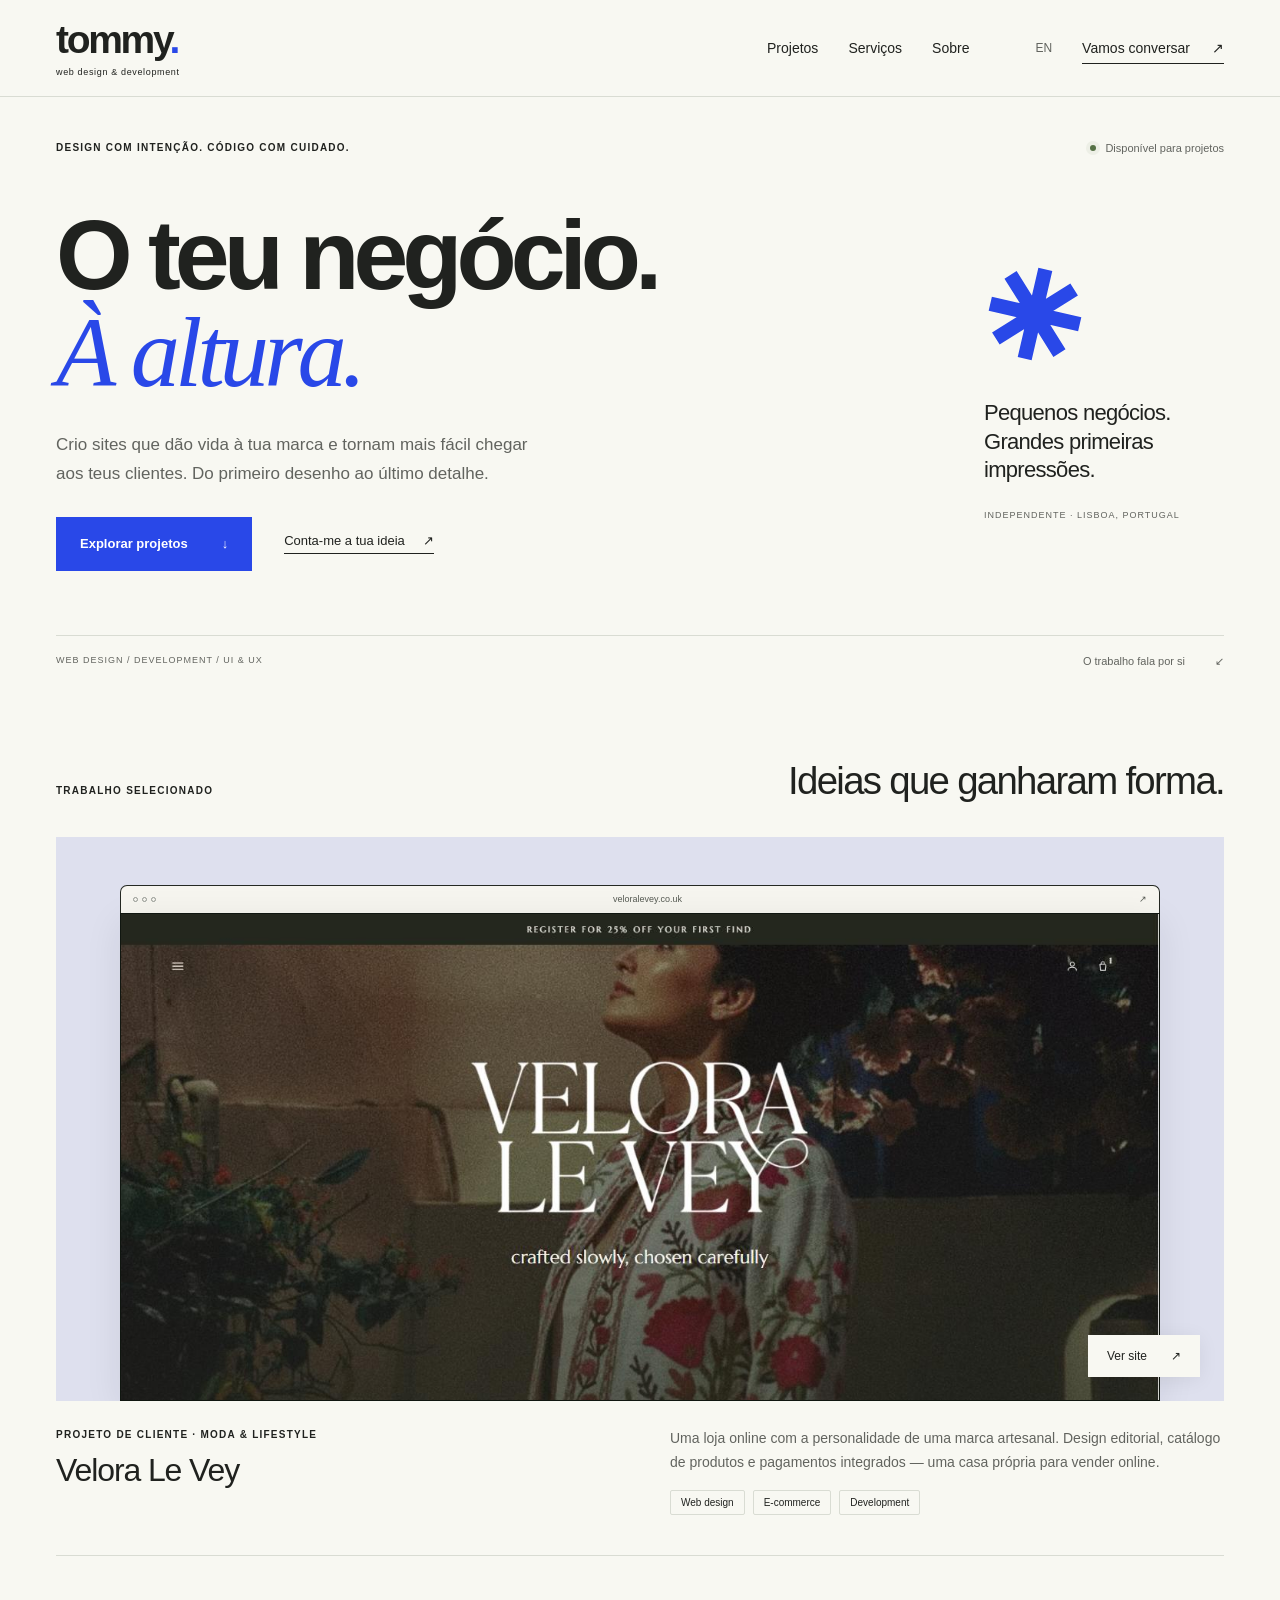
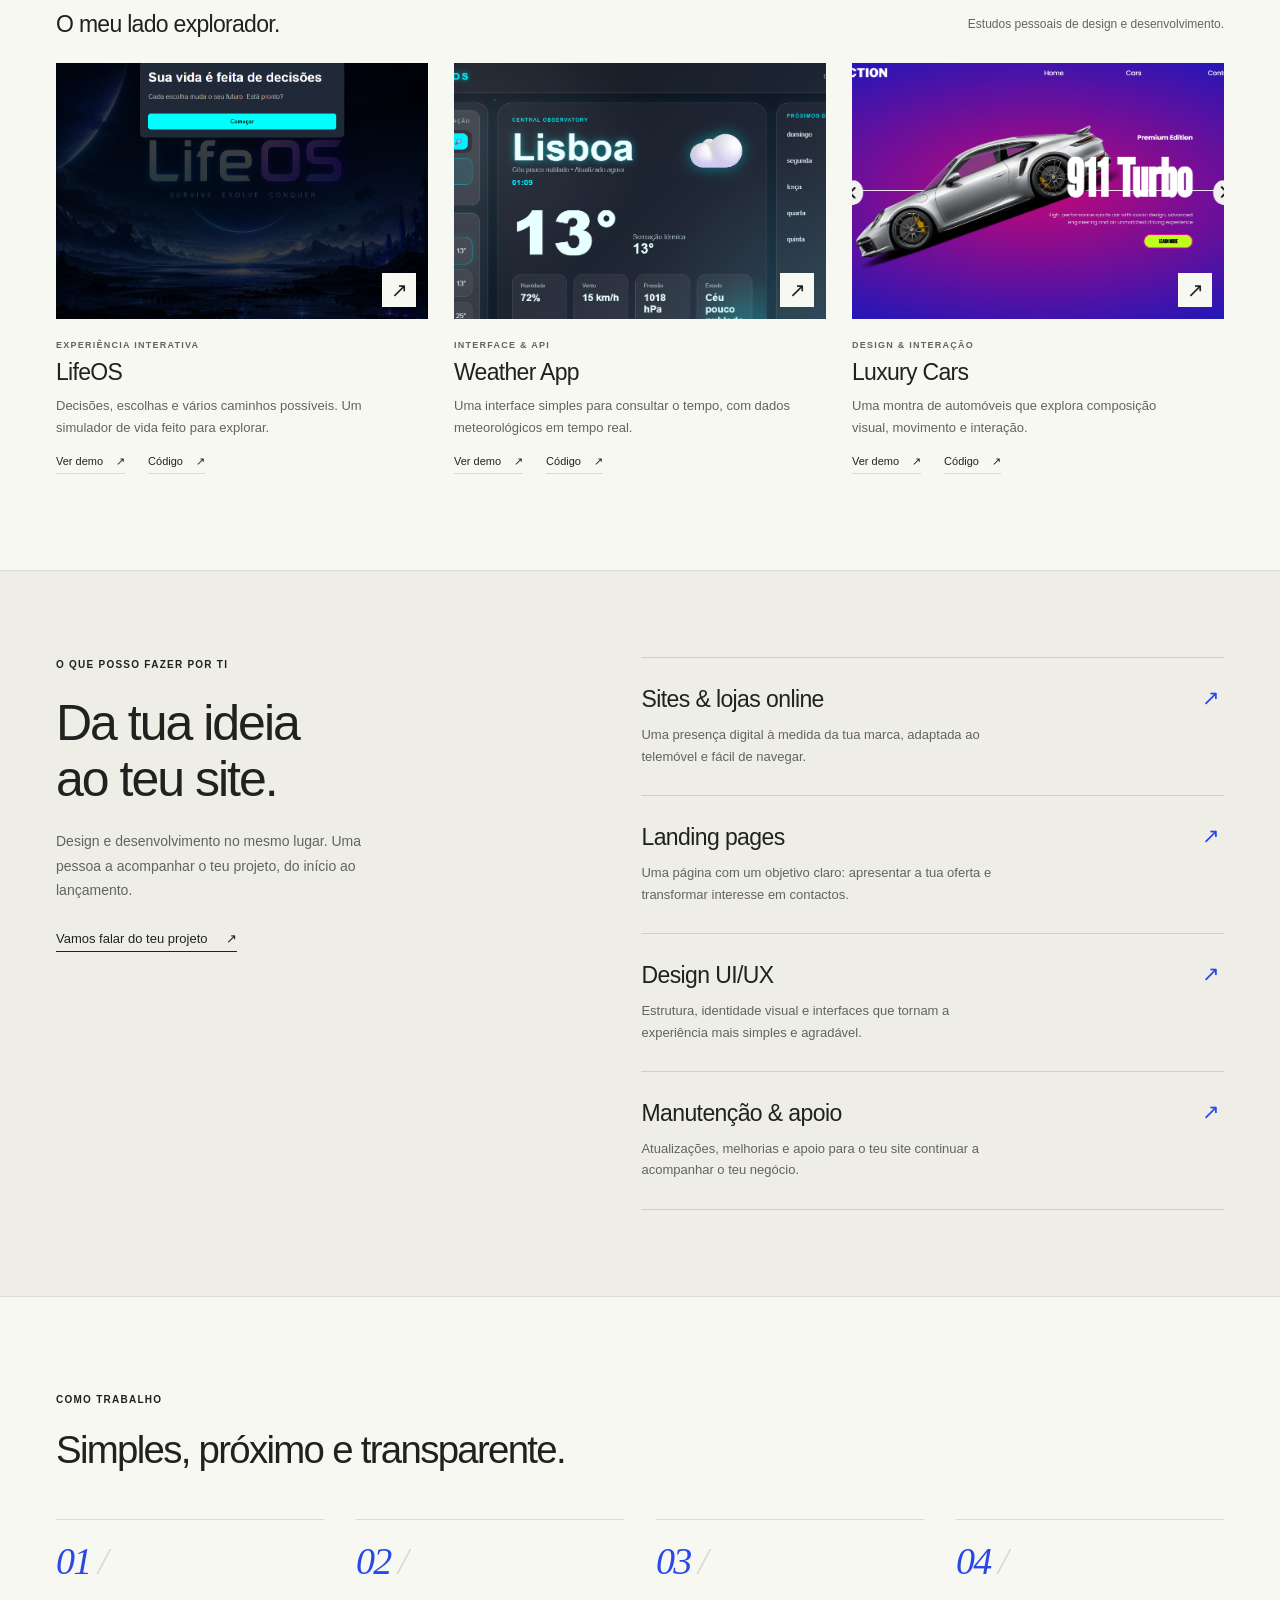
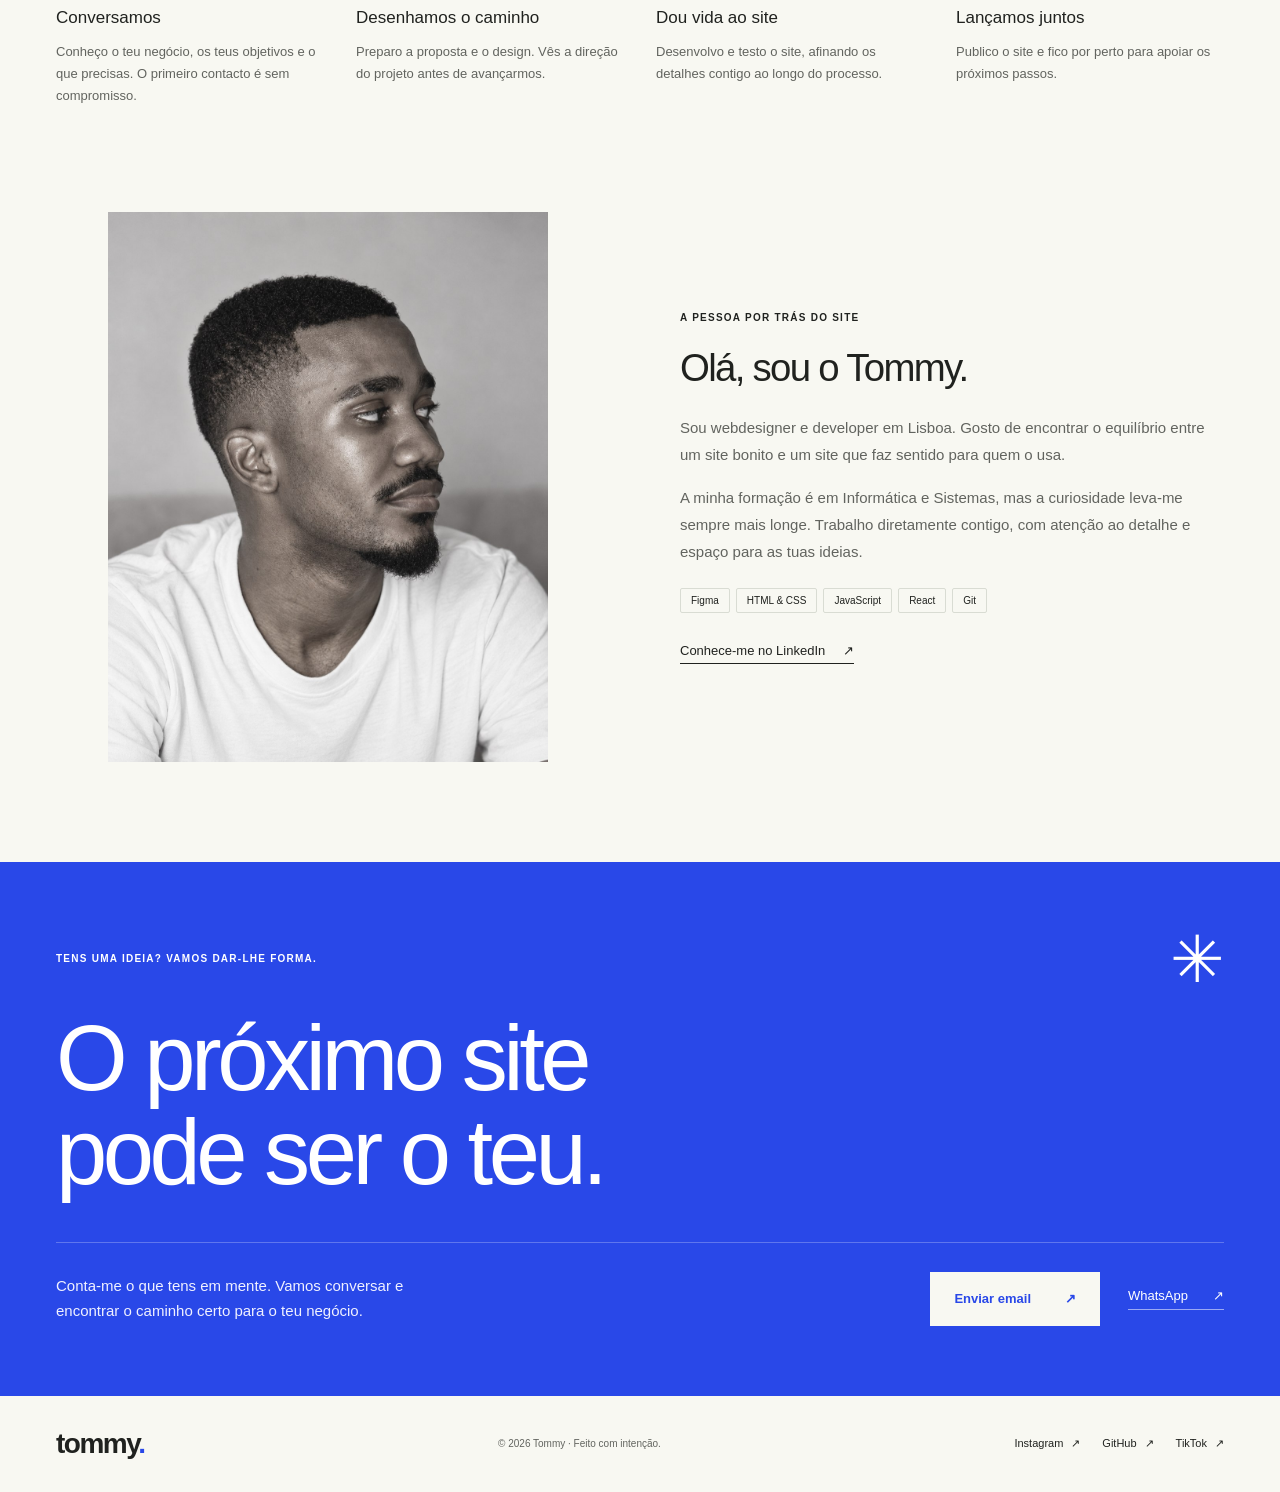
<file: index.html>
<!DOCTYPE html>
<html lang="pt">
<head>
  <meta charset="UTF-8" />
  <meta name="viewport" content="width=device-width, initial-scale=1.0" />
  <!-- Verificação de propriedade no Google Search Console -->
  <meta name="google-site-verification" content="xZcJz4Crt5cm-EOiZ_OYVstWGfI98Nch10oGk-qwrfw" />
  <title data-pt="Tommy.dev | Criação de Sites para Pequenos Negócios" data-en="Tommy.dev | Website Development for Small Businesses">Tommy.dev | Criação de Sites para Pequenos Negócios</title>

  <!-- Meta description: o texto que aparece por baixo do título nos resultados do Google.
       Sem isto, o Google escolhe um trecho aleatório da página — pior para cliques. -->
  <meta name="description" data-pt="Crio sites modernos, rápidos e adaptados ao telemóvel para pequenos negócios em Portugal. Orçamento grátis e sem compromisso." data-en="I build modern, fast and mobile-friendly websites for small businesses in Portugal. Free, no-commitment quote." content="Crio sites modernos, rápidos e adaptados ao telemóvel para pequenos negócios em Portugal. Orçamento grátis e sem compromisso." />

  <!-- Canonical: diz ao Google qual é o URL "oficial" desta página, evita problemas de conteúdo duplicado -->
  <link rel="canonical" href="https://tommywebdesign.com/" />

  <!-- Idiomas alternativos: ajuda o Google a perceber que a página existe em PT e EN -->

  <!-- Favicon: o ícone que aparece no separador do browser -->
  <link rel="icon" type="image/svg+xml" href="img/favicon.svg" />

  <!-- Open Graph: controla como o link aparece quando é partilhado no WhatsApp, Instagram, LinkedIn, Facebook... -->
  <meta property="og:type" content="website" />
  <meta property="og:site_name" content="Tommy.dev" />
  <meta property="og:title" content="Tommy.dev | Criação de Sites para Pequenos Negócios" />
  <meta property="og:description" content="Crio sites modernos, rápidos e adaptados ao telemóvel para pequenos negócios em Portugal. Orçamento grátis e sem compromisso." />
  <meta property="og:image" content="https://tommywebdesign.com/img/og-image-editorial-v2.jpg" />
  <meta property="og:image:alt" content="Tommy — Web design e desenvolvimento. O teu negócio. À altura." />
  <meta property="og:image:type" content="image/jpeg" />
  <meta property="og:image:width" content="1200" />
  <meta property="og:image:height" content="630" />
  <meta property="og:url" content="https://tommywebdesign.com/" />
  <meta property="og:locale" content="pt_PT" />

  <!-- Twitter/X Card: mesmo objetivo do Open Graph, mas para o X (Twitter) -->
  <meta name="twitter:card" content="summary_large_image" />
  <meta name="twitter:title" content="Tommy.dev | Criação de Sites para Pequenos Negócios" />
  <meta name="twitter:description" content="Crio sites modernos, rápidos e adaptados ao telemóvel para pequenos negócios em Portugal." />
  <meta name="twitter:image:alt" content="Tommy — Web design e desenvolvimento. O teu negócio. À altura." />
  <meta name="twitter:image" content="https://tommywebdesign.com/img/og-image-editorial-v2.jpg" />

  <link rel="stylesheet" href="style.css?v=20261004-photo">

  <!-- Dados estruturados (JSON-LD): não aparece no ecrã, mas diz ao Google, de forma
       que ele consegue "ler" diretamente, quem és, o que fazes e onde te encontrar.
       Pode ajudar a apareceres com mais destaque nos resultados de pesquisa. -->
  <script type="application/ld+json">
  {
    "@context": "https://schema.org",
    "@type": "ProfessionalService",
    "name": "Tommy.dev",
    "url": "https://tommywebdesign.com/",
    "image": "https://tommywebdesign.com/img/og-image-editorial-v2.jpg",
    "description": "Criação de sites modernos, rápidos e adaptados ao telemóvel para pequenos negócios em Portugal.",
    "areaServed": "PT",
    "founder": {
      "@type": "Person",
      "name": "Tommy"
    },
    "sameAs": [
      "https://www.instagram.com/tommy.frontend/",
      "https://www.linkedin.com/in/jo%C3%A3o-silva-5ab490269/",
      "https://github.com/Pilartes2003"
    ]
  }
  </script>

  <!-- Dados estruturados extra (WebSite): este é o formato específico que o Google
       diz usar para decidir o "nome do site" que mostra nos resultados de pesquisa
       (em vez do domínio em bruto). Ver: developers.google.com/search/docs/appearance/site-names -->
  <script type="application/ld+json">
  {
    "@context": "https://schema.org",
    "@type": "WebSite",
    "name": "Tommy.dev",
    "url": "https://tommywebdesign.com/"
  }
  </script>
</head>
<body>
<a data-pt="Saltar para o conteúdo" data-en="Skip to content" class="skip-link" href="#main">Saltar para o conteúdo</a>
<header class="header"><div class="shell header-inner">
  <a class="wordmark" href="#" aria-label="Tommy — início">tommy<span class="brand-dot">.</span><span class="wordmark-sub">web design & development</span></a>
  <nav id="navLinks" class="nav-links" aria-label="Principal">
    <a data-pt="Projetos" data-en="Work" href="#projects">Projetos</a><a data-pt="Serviços" data-en="Services" href="#services">Serviços</a><a data-pt="Sobre" data-en="About" href="#about">Sobre</a>
  </nav>
  <div class="nav-actions"><button id="langToggle" class="language" type="button" aria-label="Switch to English">EN</button><a class="nav-contact" href="#contact"><span data-pt="Vamos conversar" data-en="Let’s talk" >Vamos conversar</span> <span aria-hidden="true">↗</span></a><button id="menuToggle" class="menu-toggle" type="button" aria-label="Abrir menu" aria-expanded="false" aria-controls="navLinks"><span></span><span></span></button></div>
</div></header>
<main id="main">
<section class="hero shell" aria-labelledby="hero-title">
  <div class="hero-top"><p class="eyebrow"><span data-pt="DESIGN COM INTENÇÃO. CÓDIGO COM CUIDADO." data-en="DESIGN WITH INTENTION. CODE WITH CARE." >DESIGN COM INTENÇÃO. CÓDIGO COM CUIDADO.</span></p><p class="availability"><span class="status-dot"></span><span data-pt="Disponível para projetos" data-en="Available for projects" >Disponível para projetos</span></p></div>
  <div class="hero-grid"><div><h1 id="hero-title"><span data-pt="O teu negócio." data-en="Your business." >O teu negócio.</span><br><span data-pt="À altura." data-en="Elevated." class="hero-accent">À altura.</span></h1><p class="hero-description"><span data-pt="Crio sites que dão vida à tua marca e tornam mais fácil chegar aos teus clientes. Do primeiro desenho ao último detalhe." data-en="I create websites that bring your brand to life and help you reach your customers. From the first sketch to the final detail." >Crio sites que dão vida à tua marca e tornam mais fácil chegar aos teus clientes. Do primeiro desenho ao último detalhe.</span></p><div class="hero-actions"><a class="button button-blue" href="#projects"><span data-pt="Explorar projetos" data-en="Explore my work" >Explorar projetos</span><span aria-hidden="true">↓</span></a><a class="text-link" href="#contact"><span data-pt="Conta-me a tua ideia" data-en="Tell me your idea" >Conta-me a tua ideia</span> <span aria-hidden="true">↗</span></a></div></div>
  <aside class="hero-aside"><svg class="asterisk" viewBox="0 0 200 200" aria-hidden="true"><g fill="none" stroke="currentColor" stroke-width="28"><path d="M100 10v180M10 100h180M36 36l128 128M36 164L164 36"/></g></svg><p><span data-pt="Pequenos negócios." data-en="Small businesses." >Pequenos negócios.</span><br><span data-pt="Grandes primeiras" data-en="Great first" >Grandes primeiras</span><br><span data-pt="impressões." data-en="impressions." >impressões.</span></p><span class="aside-caption"><span data-pt="INDEPENDENTE · LISBOA, PORTUGAL" data-en="INDEPENDENT · LISBON, PORTUGAL" >INDEPENDENTE · LISBOA, PORTUGAL</span></span></aside></div>
  <div class="hero-foot"><span>WEB DESIGN / DEVELOPMENT / UI & UX</span><a href="#projects"><span data-pt="O trabalho fala por si" data-en="Let the work do the talking" >O trabalho fala por si</span> <span aria-hidden="true">↙</span></a></div>
</section>
<section id="projects" class="work shell" aria-labelledby="work-title">
  <div class="section-heading"><p class="eyebrow"><span data-pt="TRABALHO SELECIONADO" data-en="SELECTED WORK" >TRABALHO SELECIONADO</span></p><h2 id="work-title"><span data-pt="Ideias que ganharam forma." data-en="Ideas brought to life." >Ideias que ganharam forma.</span></h2></div>
  <article class="featured-project"><a class="featured-image" href="https://veloralevey.co.uk/" target="_blank" rel="noopener noreferrer" aria-label="Velora Le Vey — abrir site"><div class="browser-chrome"><div class="browser-dots"><i></i><i></i><i></i></div><span>veloralevey.co.uk</span><span aria-hidden="true">↗</span></div><img src="img/velora.png" alt="Homepage da loja Velora Le Vey com fotografia editorial e identidade da marca" width="1352" height="633" loading="lazy"><span class="image-visit"><span data-pt="Ver site" data-en="Visit website" >Ver site</span> <span aria-hidden="true">↗</span></span></a>
  <div class="project-details"><div><p class="eyebrow"><span data-pt="PROJETO DE CLIENTE · MODA &amp; LIFESTYLE" data-en="CLIENT PROJECT · FASHION &amp; LIFESTYLE" >PROJETO DE CLIENTE · MODA & LIFESTYLE</span></p><h3>Velora Le Vey</h3></div><div class="project-story"><p><span data-pt="Uma loja online com a personalidade de uma marca artesanal. Design editorial, catálogo de produtos e pagamentos integrados — uma casa própria para vender online." data-en="An online store with the personality of an artisanal brand. Editorial design, a product catalogue and integrated payments — a home of its own to sell online." >Uma loja online com a personalidade de uma marca artesanal. Design editorial, catálogo de produtos e pagamentos integrados — uma casa própria para vender online.</span></p><div class="project-meta"><span>Web design</span><span>E-commerce</span><span>Development</span></div></div></div></article>
  <div class="studies-heading"><h3><span data-pt="O meu lado explorador." data-en="My curious side." >O meu lado explorador.</span></h3><p><span data-pt="Estudos pessoais de design e desenvolvimento." data-en="Personal explorations in design and development." >Estudos pessoais de design e desenvolvimento.</span></p></div>
  <div class="studies-grid">
  <article class="study"><a class="study-image study-0" href="YourLife/index.html" target="_blank" rel="noopener noreferrer" aria-label="LifeOS — demo"><img src="img/LifeOS-app.png" alt="Interface do projeto LifeOS" width="800" height="450" loading="lazy"><span class="study-arrow" aria-hidden="true">↗</span></a><p class="eyebrow"><span data-pt="Experiência interativa" data-en="Interactive experience" >Experiência interativa</span></p><h4>LifeOS</h4><p class="study-description"><span data-pt="Decisões, escolhas e vários caminhos possíveis. Um simulador de vida feito para explorar." data-en="Decisions, choices and different possible paths. A life simulator built for exploration." >Decisões, escolhas e vários caminhos possíveis. Um simulador de vida feito para explorar.</span></p><div class="study-links"><a href="YourLife/index.html" target="_blank" rel="noopener noreferrer"><span data-pt="Ver demo" data-en="Live demo" >Ver demo</span> <span aria-hidden="true">↗</span></a><a href="https://github.com/Pilartes2003/LifeOS" target="_blank" rel="noopener noreferrer"><span data-pt="Código" data-en="Code" >Código</span> <span aria-hidden="true">↗</span></a></div></article><article class="study"><a class="study-image study-1" href="WeatherApp/index.html" target="_blank" rel="noopener noreferrer" aria-label="Weather App — demo"><img src="img/Meteoros_app.png" alt="Interface do projeto Weather App" width="800" height="450" loading="lazy"><span class="study-arrow" aria-hidden="true">↗</span></a><p class="eyebrow"><span data-pt="Interface &amp; API" data-en="Interface &amp; API" >Interface & API</span></p><h4>Weather App</h4><p class="study-description"><span data-pt="Uma interface simples para consultar o tempo, com dados meteorológicos em tempo real." data-en="A simple interface to check the weather, with real-time meteorological data." >Uma interface simples para consultar o tempo, com dados meteorológicos em tempo real.</span></p><div class="study-links"><a href="WeatherApp/index.html" target="_blank" rel="noopener noreferrer"><span data-pt="Ver demo" data-en="Live demo" >Ver demo</span> <span aria-hidden="true">↗</span></a><a href="https://github.com/Pilartes2003/weather-app" target="_blank" rel="noopener noreferrer"><span data-pt="Código" data-en="Code" >Código</span> <span aria-hidden="true">↗</span></a></div></article><article class="study"><a class="study-image study-2" href="car/index.html" target="_blank" rel="noopener noreferrer" aria-label="Luxury Cars — demo"><img src="img/Cars-Showcase.png" alt="Interface do projeto Luxury Cars" width="800" height="450" loading="lazy"><span class="study-arrow" aria-hidden="true">↗</span></a><p class="eyebrow"><span data-pt="Design &amp; interação" data-en="Design &amp; interaction" >Design & interação</span></p><h4>Luxury Cars</h4><p class="study-description"><span data-pt="Uma montra de automóveis que explora composição visual, movimento e interação." data-en="A car showcase exploring visual composition, motion and interaction." >Uma montra de automóveis que explora composição visual, movimento e interação.</span></p><div class="study-links"><a href="car/index.html" target="_blank" rel="noopener noreferrer"><span data-pt="Ver demo" data-en="Live demo" >Ver demo</span> <span aria-hidden="true">↗</span></a><a href="https://github.com/Pilartes2003/Luxury-Cars-Showcase" target="_blank" rel="noopener noreferrer"><span data-pt="Código" data-en="Code" >Código</span> <span aria-hidden="true">↗</span></a></div></article>
  </div>
</section>
<section id="services" class="services" aria-labelledby="services-title"><div class="shell services-layout"><div class="services-intro"><p class="eyebrow"><span data-pt="O QUE POSSO FAZER POR TI" data-en="WHAT I CAN DO FOR YOU" >O QUE POSSO FAZER POR TI</span></p><h2 id="services-title"><span data-pt="Da tua ideia" data-en="From your idea" >Da tua ideia</span><br><span data-pt="ao teu site." data-en="to your website." >ao teu site.</span></h2><p><span data-pt="Design e desenvolvimento no mesmo lugar. Uma pessoa a acompanhar o teu projeto, do início ao lançamento." data-en="Design and development in one place. One person looking after your project, from the beginning to launch." >Design e desenvolvimento no mesmo lugar. Uma pessoa a acompanhar o teu projeto, do início ao lançamento.</span></p><a class="text-link" href="#contact"><span data-pt="Vamos falar do teu projeto" data-en="Let’s talk about your project" >Vamos falar do teu projeto</span> <span aria-hidden="true">↗</span></a></div><div class="service-list">
<article class="service-row"><div><h3><span data-pt="Sites &amp; lojas online" data-en="Websites &amp; online stores" >Sites & lojas online</span></h3><p><span data-pt="Uma presença digital à medida da tua marca, adaptada ao telemóvel e fácil de navegar." data-en="A digital presence tailored to your brand, mobile-friendly and easy to navigate." >Uma presença digital à medida da tua marca, adaptada ao telemóvel e fácil de navegar.</span></p></div><span class="service-symbol" aria-hidden="true">↗</span></article><article class="service-row"><div><h3><span data-pt="Landing pages" data-en="Landing pages" >Landing pages</span></h3><p><span data-pt="Uma página com um objetivo claro: apresentar a tua oferta e transformar interesse em contactos." data-en="A page with a clear goal: present your offer and turn interest into enquiries." >Uma página com um objetivo claro: apresentar a tua oferta e transformar interesse em contactos.</span></p></div><span class="service-symbol" aria-hidden="true">↗</span></article><article class="service-row"><div><h3><span data-pt="Design UI/UX" data-en="UI/UX design" >Design UI/UX</span></h3><p><span data-pt="Estrutura, identidade visual e interfaces que tornam a experiência mais simples e agradável." data-en="Structure, visual identity and interfaces that make the experience simpler and more enjoyable." >Estrutura, identidade visual e interfaces que tornam a experiência mais simples e agradável.</span></p></div><span class="service-symbol" aria-hidden="true">↗</span></article><article class="service-row"><div><h3><span data-pt="Manutenção &amp; apoio" data-en="Maintenance &amp; support" >Manutenção & apoio</span></h3><p><span data-pt="Atualizações, melhorias e apoio para o teu site continuar a acompanhar o teu negócio." data-en="Updates, improvements and support to keep your website moving with your business." >Atualizações, melhorias e apoio para o teu site continuar a acompanhar o teu negócio.</span></p></div><span class="service-symbol" aria-hidden="true">↗</span></article>
</div></div></section>
<section id="processo" class="process shell" aria-labelledby="process-title"><div class="section-heading"><p class="eyebrow"><span data-pt="COMO TRABALHO" data-en="MY PROCESS" >COMO TRABALHO</span></p><h2 id="process-title"><span data-pt="Simples, próximo e transparente." data-en="Simple, personal and transparent." >Simples, próximo e transparente.</span></h2></div><div class="process-grid">
<article class="process-step"><span class="step-number">01<span aria-hidden="true"> /</span></span><h3><span data-pt="Conversamos" data-en="We talk" >Conversamos</span></h3><p><span data-pt="Conheço o teu negócio, os teus objetivos e o que precisas. O primeiro contacto é sem compromisso." data-en="I get to know your business, goals and needs. The first conversation comes with no commitment." >Conheço o teu negócio, os teus objetivos e o que precisas. O primeiro contacto é sem compromisso.</span></p></article><article class="process-step"><span class="step-number">02<span aria-hidden="true"> /</span></span><h3><span data-pt="Desenhamos o caminho" data-en="We shape the direction" >Desenhamos o caminho</span></h3><p><span data-pt="Preparo a proposta e o design. Vês a direção do projeto antes de avançarmos." data-en="I prepare the proposal and design. You see the project’s direction before we move ahead." >Preparo a proposta e o design. Vês a direção do projeto antes de avançarmos.</span></p></article><article class="process-step"><span class="step-number">03<span aria-hidden="true"> /</span></span><h3><span data-pt="Dou vida ao site" data-en="I bring it to life" >Dou vida ao site</span></h3><p><span data-pt="Desenvolvo e testo o site, afinando os detalhes contigo ao longo do processo." data-en="I develop and test the website, refining the details with you along the way." >Desenvolvo e testo o site, afinando os detalhes contigo ao longo do processo.</span></p></article><article class="process-step"><span class="step-number">04<span aria-hidden="true"> /</span></span><h3><span data-pt="Lançamos juntos" data-en="We launch together" >Lançamos juntos</span></h3><p><span data-pt="Publico o site e fico por perto para apoiar os próximos passos." data-en="I publish the website and stay close to support the next steps." >Publico o site e fico por perto para apoiar os próximos passos.</span></p></article>
</div></section>
<section id="about" class="about shell" aria-labelledby="about-title"><figure class="about-portrait"><img src="img/tommy-retrato.jpg" alt="Retrato de Tommy, webdesigner e developer em Lisboa" data-alt-pt="Retrato de Tommy, webdesigner e developer em Lisboa" data-alt-en="Portrait of Tommy, web designer and developer in Lisbon" width="1122" height="1402" loading="lazy" decoding="async"></figure><div class="about-copy"><p class="eyebrow"><span data-pt="A PESSOA POR TRÁS DO SITE" data-en="THE PERSON BEHIND THE WEBSITE" >A PESSOA POR TRÁS DO SITE</span></p><h2 id="about-title"><span data-pt="Olá, sou o Tommy." data-en="Hi, I’m Tommy." >Olá, sou o Tommy.</span></h2><p><span data-pt="Sou webdesigner e developer em Lisboa. Gosto de encontrar o equilíbrio entre um site bonito e um site que faz sentido para quem o usa." data-en="I’m a web designer and developer based in Lisbon. I enjoy finding the balance between a beautiful website and one that makes sense for the people using it." >Sou webdesigner e developer em Lisboa. Gosto de encontrar o equilíbrio entre um site bonito e um site que faz sentido para quem o usa.</span></p><p><span data-pt="A minha formação é em Informática e Sistemas, mas a curiosidade leva-me sempre mais longe. Trabalho diretamente contigo, com atenção ao detalhe e espaço para as tuas ideias." data-en="My background is in IT and Systems, but curiosity keeps taking me further. I work directly with you, with attention to detail and room for your ideas." >A minha formação é em Informática e Sistemas, mas a curiosidade leva-me sempre mais longe. Trabalho diretamente contigo, com atenção ao detalhe e espaço para as tuas ideias.</span></p><div class="about-tools"><span>Figma</span><span>HTML & CSS</span><span>JavaScript</span><span>React</span><span>Git</span></div><a class="text-link" href="https://www.linkedin.com/in/jo%C3%A3o-silva-5ab490269/" target="_blank" rel="noopener noreferrer"><span data-pt="Conhece-me no LinkedIn" data-en="Find me on LinkedIn" >Conhece-me no LinkedIn</span> <span aria-hidden="true">↗</span></a></div></section>
<section id="contact" class="contact" aria-labelledby="contact-title"><div class="shell"><div class="contact-top"><p class="eyebrow"><span data-pt="TENS UMA IDEIA? VAMOS DAR-LHE FORMA." data-en="HAVE AN IDEA? LET’S GIVE IT SHAPE." >TENS UMA IDEIA? VAMOS DAR-LHE FORMA.</span></p><span class="contact-star" aria-hidden="true">✳</span></div><h2 id="contact-title"><span data-pt="O próximo site" data-en="The next website" >O próximo site</span><br><span data-pt="pode ser o teu." data-en="could be yours." >pode ser o teu.</span></h2><div class="contact-bottom"><p><span data-pt="Conta-me o que tens em mente. Vamos conversar e encontrar o caminho certo para o teu negócio." data-en="Tell me what you have in mind. Let’s talk and find the right direction for your business." >Conta-me o que tens em mente. Vamos conversar e encontrar o caminho certo para o teu negócio.</span></p><div class="contact-actions"><a class="button button-white" href="mailto:joaosilv2003@gmail.com"><span data-pt="Enviar email" data-en="Send an email" >Enviar email</span> <span aria-hidden="true">↗</span></a><a class="contact-whatsapp" href="https://wa.me/351929060503?text=Ol%C3%A1%20Tommy%2C%20vi%20o%20teu%20site%20e%20queria%20um%20or%C3%A7amento%20para%20o%20meu%20neg%C3%B3cio." target="_blank" rel="noopener noreferrer" data-href-pt="https://wa.me/351929060503?text=Ol%C3%A1%20Tommy%2C%20vi%20o%20teu%20site%20e%20queria%20um%20or%C3%A7amento%20para%20o%20meu%20neg%C3%B3cio." data-href-en="https://wa.me/351929060503?text=Hi%20Tommy%2C%20I%20saw%20your%20website%20and%20would%20like%20a%20quote%20for%20my%20business.">WhatsApp <span aria-hidden="true">↗</span></a></div></div></div></section>
</main>
<footer class="shell footer"><a class="wordmark" href="#">tommy<span class="brand-dot">.</span></a><p>© 2026 Tommy · <span data-pt="Feito com intenção." data-en="Made with intention." >Feito com intenção.</span></p><div class="footer-links"><a href="https://www.instagram.com/tommy.frontend/" target="_blank" rel="noopener noreferrer">Instagram <span aria-hidden="true">↗</span></a><a href="https://github.com/Pilartes2003" target="_blank" rel="noopener noreferrer">GitHub <span aria-hidden="true">↗</span></a><a href="https://www.tiktok.com/@....mmy03" target="_blank" rel="noopener noreferrer">TikTok <span aria-hidden="true">↗</span></a></div></footer>
<script src="script.js?v=20261004-photo" defer></script>
<script type="module" src="https://static.cloudflareinsights.com/beacon.min.js" data-cf-beacon='{"token":"48f3366b13754c11b8e2fe956ea5f94b"}'></script>
</body></html>
</file>
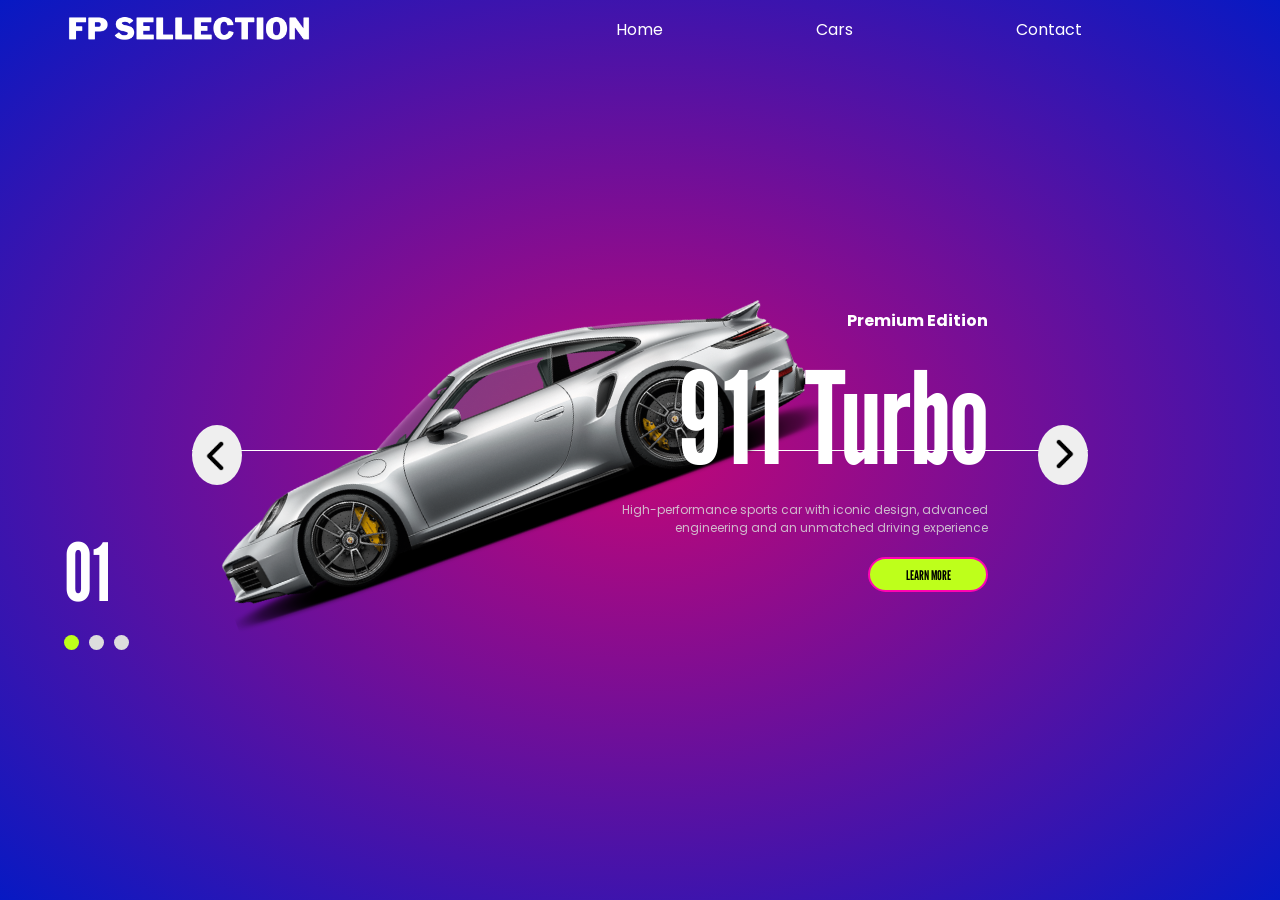
<file: car/index.html>
<!DOCTYPE html>
<html lang="en">

<head>
    <meta charset="UTF-8">
    <meta name="viewport" content="width=device-width, initial-scale=1.0">
    <link rel="stylesheet" href="style.css">
    <link rel="preconnect" href="https://fonts.googleapis.com">
    <link rel="preconnect" href="https://fonts.gstatic.com" crossorigin>
    <link rel="preconnect" href="https://fonts.googleapis.com">
    <link rel="preconnect" href="https://fonts.gstatic.com" crossorigin>
    <link
        href="https://fonts.googleapis.com/css2?family=League+Gothic&family=Poppins:ital,wght@0,100;0,200;0,300;0,400;0,500;0,600;0,700;0,800;0,900;1,100;1,200;1,300;1,400;1,500;1,600;1,700;1,800;1,900&display=swap"
        rel="stylesheet">
    <link
        href="https://fonts.googleapis.com/css2?family=Poppins:ital,wght@0,100;0,200;0,300;0,400;0,500;0,600;0,700;0,800;0,900;1,100;1,200;1,300;1,400;1,500;1,600;1,700;1,800;1,900&display=swap"
        rel="stylesheet">
    <title>Luxury Cars Showcase</title>
</head>

<body>
    <header>
        <img src="./img/logo.png" alt="logo">

        <nav>
            <ul>
                <li>Home</li>
                <li>Cars</li>
                <li>Contact</li>
            </ul>
        </nav>
    </header>

    <section class="container">
        <div class="list">
            <div class="item active">
                <div class="car-img">
                    <img src="./img/car1.png" alt="">
                </div>
                <div class="content">
                    <p class="car-info">
                         Premium Edition
                    </p>
                    <h2>911 Turbo</h2>
                    <p class="description">
                        High-performance sports car with iconic design,
                        advanced engineering and an unmatched driving experience
                    </p>
                    <button class="information">
                        learn more
                    </button>

                </div>

            </div>

            <div class="item">
                <div class="car-img">
                    <img src="./img/2.png" alt="">
                </div>
                <div class="content">
                    <p class="car-info">
                        Convertible
                    </p>
                    <h2>Ferrari</h2>
                    <p class="description">
                         A luxury supercar combining speed, elegance and precision
                         crafted for ultimate driving passion.
                    </p>
                    <button class="information">
                        learn more
                    </button>

                </div>

            </div>

            <div class="item">
                <div class="car-img">
                    <img src="./img/3.png" alt="">
                </div>
                <div class="content">
                    <p class="car-info">
                        2015
                    </p>
                    <h2>Lamborghini</h2>
                    <p class="description">
                        Exotic design, aggressive performance and futuristic styling
                        built to dominate every road.
                    </p>

                    
                    <button class="information">
                        learn more
                    </button>

                </div>

            </div>
        </div>


        <div class="arrows">
            <button id="prev"><img src="./img/arrow.png" alt="Seta direita"></button>
            <button id="next"><img src="./img/arrow.png" alt="Seta esquerda"></button>
        </div>

        <div class="indicators">
            <div class="number">01</div>

            <ul>
                <li class="active"></li>
                <li></li>
                <li></li>
            </ul>
        </div>

    </section>

    <script src="./scripts.js"></script>
</body>

</html>
</file>
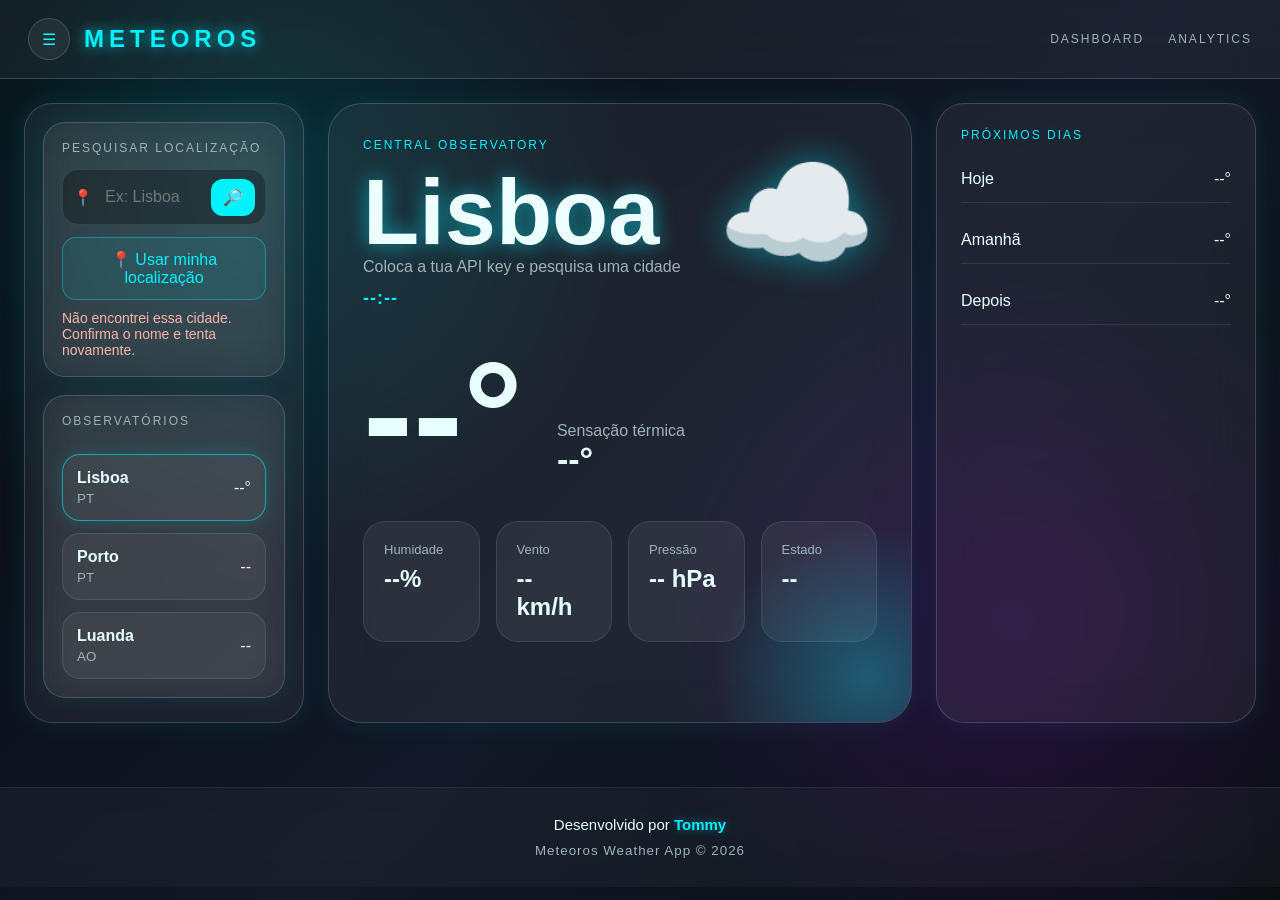
<file: WeatherApp/index.html>
<!DOCTYPE html>
<html lang="pt">
<head>
  <meta charset="UTF-8" />
  <meta name="viewport" content="width=device-width, initial-scale=1.0" />
  <title>Meteoros | Weather App</title>
  <link rel="stylesheet" href="style.css" />
</head>
<body>

  <div id="weatherParticles" class="weather-particles"></div>

  <header class="topbar">
    <div class="brand">
      <button class="icon-btn" aria-label="Menu">☰</button>
      <h1>METEOROS</h1>
    </div>
    <nav>
      <a href="#">Dashboard</a>
      <a href="#">Analytics</a>
    </nav>
  </header>

  <main class="app-layout">
    <aside class="sidebar">
      <section class="panel">
        <p class="label">Pesquisar localização</p>
        <form class="search-box" id="weatherForm">
          <span>📍</span>
          <input id="cityInput" type="text" placeholder="Ex: Lisboa" autocomplete="off" />
          <button type="submit">🔎</button>
        </form>

        <button id="locationBtn" class="location-btn">
      📍 Usar minha localização
        </button>
        <p id="message" class="message"></p>

        <p id="loading" class="loading hidden">
          A carregar...
        </p>
      </section>

      <section class="panel saved-panel">
        <p class="label">Observatórios</p>
        <button class="city-card active" data-city="Lisboa">
          <span>
            <strong id="savedCity">Lisboa</strong>
            <small>PT</small>
        </span>
          <span id="savedTemp">--°</span>
        </button>

        <button class="city-card" data-city="Porto">
          <span>
            <strong>Porto</strong>
            <small>PT</small>
          </span>
          <span id="portoIcon">--</span>
        </button>

        <button class="city-card" data-city="Luanda">
          <span>
            <strong>Luanda</strong>
            <small>AO</small>
          </span>
          <span id="luandaIcon">--</span>
        </button>
      </section>
    </aside>

    <section class="hero-card">
      <div class="hero-content">
        <div>
          <p class="label cyan">Central Observatory</p>
          <h2 id="cityName">Lisboa</h2>
          <p id="weatherDescription" class="description">Coloca a tua API key e pesquisa uma cidade</p>
          <p id="localTime" class="local-time">--:--</p>
        </div>
        <div class="weather-icon" id="weatherIcon">☁️</div>
      </div>

      <div class="temperature-row">
        <p id="temperature" class="temperature">--°</p>
        <div>
          <p class="muted">Sensação térmica</p>
          <p id="feelsLike" class="big-value">--°</p>
        </div>
      </div>

      <div class="metrics-grid">
        <article class="metric-card">
          <p>Humidade</p>
          <strong id="humidity">--%</strong>
        </article>
        <article class="metric-card">
          <p>Vento</p>
          <strong id="wind">-- km/h</strong>
        </article>
        <article class="metric-card">
          <p>Pressão</p>
          <strong id="pressure">-- hPa</strong>
        </article>
        <article class="metric-card">
          <p>Estado</p>
          <strong id="condition">--</strong>
        </article>
      </div>
    </section>

    <aside class="forecast-panel">
      <p class="label cyan">Próximos dias</p>
      <div id="forecastList" class="forecast-list">
        <div class="forecast-row"><span>Hoje</span><span>--°</span></div>
        <div class="forecast-row"><span>Amanhã</span><span>--°</span></div>
        <div class="forecast-row"><span>Depois</span><span>--°</span></div>
      </div>
    </aside>
  </main>

  <script src="script.js"></script>

  <footer class="footer">
  <p>
    Desenvolvido por <span>Tommy</span> 
  </p>

  <small>
    Meteoros Weather App © 2026
  </small>
</footer>
</body>
</html>
</file>
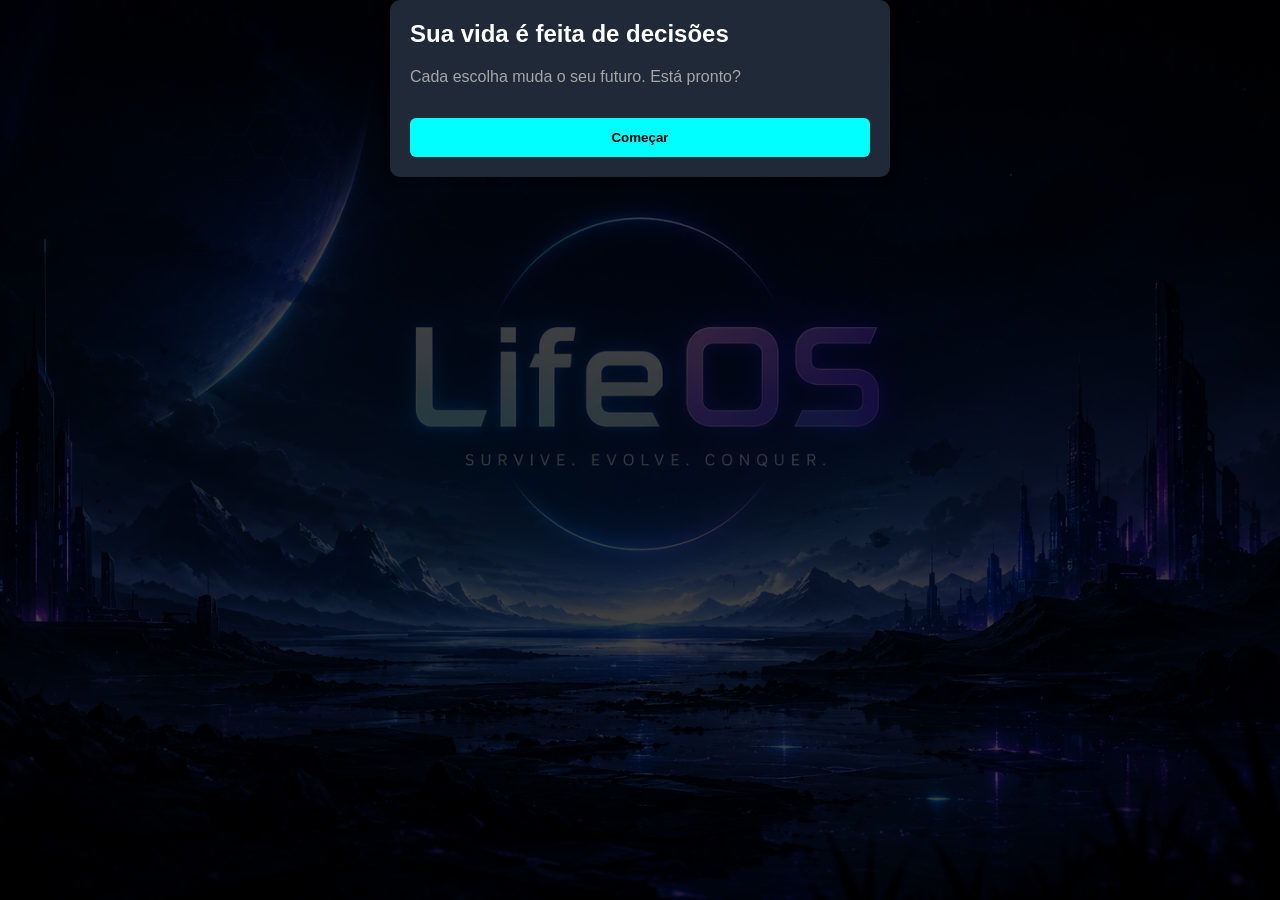
<file: YourLife/index.html>
<!DOCTYPE html>
<html lang="en">
<head>
    <meta charset="UTF-8">
    <meta name="viewport" content="width=device-width, initial-scale=1.0">
    <title>YourLife — build your life </title>
    <link rel="stylesheet" href="styles.css">
</head>
<body>

    <section id="start-screen">
    <h1>Sua vida é feita de decisões</h1>
    <p>Cada escolha muda o seu futuro. Está pronto?</p>
    <button id="start-btn">Começar</button>
    </section>

    <section id="game-screen" style="display: none;">

        <div id="status">
            <p>💼 Carreira: <span id="carreira">50</span></p>
            <p>💰 Dinheiro: <span id="dinheiro">50</span></p>
            <p>🧠 Conhecimento: <span id="conhecimento">50</span></p>
            <p>🙏 Fé: <span id="fe">50</span></p>
            <p>⚡ Energia: <span id="energia">50</span></p>
        </div>

        <div id="game-content">
            <h2 id="question">pergunta</h2>
            <div id="choices"></div>
        </div>

        <div id="final-screen" style="display: none;">
        <h2 id="final-title"></h2>
        <p id="final-description"></p>

        <div id="final-stats"></div>

        <button id="restart-btn">Jogar novamente</button>
        </div>

    </section>

    <script src="script.js" defer></script>
    
</body>
</html>
</file>
<file: style.css>
:root{--paper:#f8f8f2;--ink:#20221f;--muted:#62645f;--blue:#2948e8;--line:#d9dcd3;--serif:Georgia,'Times New Roman',serif;--sans:Arial,Helvetica,sans-serif}
*{box-sizing:border-box}html{scroll-behavior:smooth;scroll-padding-top:105px}body{margin:0;background:var(--paper);color:var(--ink);font-family:var(--sans);-webkit-font-smoothing:antialiased}a{color:inherit;text-decoration:none}button{font:inherit;cursor:pointer}img{display:block;width:100%;height:auto}h1,h2,h3,h4,p{margin:0}a,button{-webkit-tap-highlight-color:transparent}a:focus-visible,button:focus-visible{outline:3px solid var(--blue);outline-offset:6px}.shell{width:min(1280px,calc(100% - 112px));margin-inline:auto}.skip-link{position:absolute;top:-70px;left:20px;padding:15px;background:var(--ink);color:white;z-index:20}.skip-link:focus{top:10px}.header{border-bottom:1px solid var(--line);background:var(--paper);position:sticky;top:0;z-index:10}.header-inner{height:96px;display:flex;align-items:center;justify-content:space-between;gap:28px}.wordmark{font-size:39px;letter-spacing:-2.3px;font-weight:800;line-height:1}.brand-dot{color:var(--blue)}.wordmark-sub{display:block;font-size:9px;font-weight:400;letter-spacing:.65px;margin-top:9px}.nav-links{display:flex;gap:30px;margin-left:auto;margin-right:36px;font-size:14px}.nav-links a:hover,.text-link:hover,.footer-links a:hover{color:var(--blue)}.nav-actions{display:flex;align-items:center;gap:28px}.language{border:0;background:none;font-size:12px;padding:9px 2px;color:var(--muted)}.nav-contact{font-size:14px;border-bottom:1px solid var(--ink);padding:7px 0;display:flex;gap:22px}.nav-contact:hover{color:var(--blue);border-color:var(--blue)}.menu-toggle{display:none}.hero{padding-top:43px}.hero-top{display:flex;align-items:center;justify-content:space-between;gap:20px}.eyebrow{font-size:10px;letter-spacing:1.25px;font-weight:600;line-height:1.6}.availability{display:flex;align-items:center;gap:9px;font-size:11px;color:var(--muted)}.status-dot{width:6px;height:6px;border-radius:50%;background:#567146;box-shadow:0 0 0 4px #56714612}.hero-grid{display:grid;grid-template-columns:1fr 240px;gap:80px;align-items:center;padding:51px 0 64px}h1{font-size:clamp(65px,7.7vw,116px);line-height:.98;letter-spacing:-6px;font-weight:600}.hero-accent{font-family:var(--serif);font-style:italic;font-weight:400;color:var(--blue);letter-spacing:-5px}.hero-description{font-size:17px;line-height:1.7;max-width:500px;color:var(--muted);margin-top:30px}.hero-actions{display:flex;gap:32px;align-items:center;margin-top:28px}.button{display:inline-flex;align-items:center;justify-content:space-between;gap:34px;font-size:13px;padding:19px 24px;font-weight:600;min-height:54px;transition:background .2s,transform .2s}.button:hover{transform:translateY(-2px)}.button-blue{background:var(--blue);color:#fff}.button-blue:hover{background:#1b35b7}.text-link{display:inline-flex;gap:18px;font-size:13px;font-weight:500;align-items:center;border-bottom:1px solid currentColor;padding-bottom:5px}.hero-aside{padding-top:5px}.asterisk{width:102px;height:102px;color:var(--blue);margin-bottom:30px;transform:rotate(13deg)}.hero-aside p{font-size:22px;line-height:1.3;letter-spacing:-.7px}.aside-caption{display:block;font-size:9px;letter-spacing:1px;color:var(--muted);margin-top:25px}.hero-foot{border-top:1px solid var(--line);padding:19px 0;display:flex;justify-content:space-between;font-size:9px;letter-spacing:1px;color:var(--muted)}.hero-foot a{display:flex;gap:30px;letter-spacing:0;font-size:11px}.work{padding:72px 0 96px}.section-heading{display:flex;align-items:baseline;justify-content:space-between;gap:30px;margin-bottom:35px}h2{font-size:clamp(30px,3vw,44px);line-height:1.12;letter-spacing:-1.7px;font-weight:500}.featured-image{display:block;background:#dee0ee;padding:48px 64px 0;position:relative;overflow:hidden;transition:background .3s}.featured-image:hover{background:#d0d5ef}.featured-image img{border:1px solid #101610;box-shadow:0 8px 35px #13182015}.browser-chrome{height:28px;background:#f6f5ef;display:flex;align-items:center;justify-content:space-between;border:1px solid #252923;border-bottom:0;border-radius:7px 7px 0 0;font-size:9px;padding:0 12px;color:#555952}.browser-dots{display:flex;gap:4px}.browser-dots i{width:5px;height:5px;border:1px solid #91958f;border-radius:50%}.image-visit{position:absolute;right:24px;bottom:24px;background:var(--paper);padding:14px 19px;font-size:12px;display:flex;gap:24px;box-shadow:0 3px 20px #0001}.project-details{display:grid;grid-template-columns:1fr 1fr;gap:60px;margin-top:26px;padding-bottom:40px;border-bottom:1px solid var(--line)}.project-details h3{font-size:32px;font-weight:500;letter-spacing:-1.1px;margin-top:9px}.project-story p{font-size:14px;line-height:1.7;color:var(--muted)}.project-meta{display:flex;gap:8px;flex-wrap:wrap;margin-top:15px}.project-meta span,.about-tools span{font-size:10px;border:1px solid var(--line);padding:6px 10px;border-radius:2px}.studies-heading{display:flex;justify-content:space-between;align-items:center;margin:55px 0 25px;gap:20px}.studies-heading h3{font-size:23px;font-weight:500;letter-spacing:-.7px}.studies-heading p{font-size:12px;color:var(--muted)}.studies-grid{display:grid;grid-template-columns:repeat(3,1fr);gap:26px}.study-image{position:relative;display:block;aspect-ratio:1.45;background:#e8e7e0;overflow:hidden}.study-image img{height:100%;object-fit:cover;transition:transform .4s}.study-image:hover img{transform:scale(1.035)}.study-arrow{position:absolute;right:12px;bottom:12px;width:34px;height:34px;display:grid;place-items:center;background:var(--paper);font-size:20px}.study .eyebrow{margin-top:19px;color:var(--muted);text-transform:uppercase;font-size:9px}.study h4{font-size:23px;letter-spacing:-.7px;font-weight:500;margin:7px 0 9px}.study-description{font-size:13px;line-height:1.65;color:var(--muted);max-width:340px}.study-links{display:flex;gap:23px;margin-top:17px;font-size:11px}.study-links a{display:flex;gap:13px;border-bottom:1px solid var(--line);padding-bottom:5px}.study-links a:hover{color:var(--blue)}.services{background:#eeeee6;border-top:1px solid var(--line);border-bottom:1px solid var(--line);padding:86px 0}.services-layout{display:grid;grid-template-columns:1fr 1.2fr;gap:100px}.services-intro h2{font-size:50px;margin:22px 0;letter-spacing:-2px}.services-intro>p:not(.eyebrow){font-size:14px;line-height:1.75;max-width:320px;color:var(--muted)}.services-intro .text-link{margin-top:28px}.service-row{display:grid;grid-template-columns:1fr 22px;gap:18px;padding:28px 0;border-top:1px solid #cdd0c5}.service-row:last-child{border-bottom:1px solid #cdd0c5}.service-row h3{font-size:23px;font-weight:500;letter-spacing:-.6px}.service-row p{font-size:13px;color:var(--muted);line-height:1.65;max-width:365px;margin-top:11px}.service-symbol{color:var(--blue);font-size:21px}.process{padding:95px 0}.process .section-heading{display:block}.process h2{margin-top:20px}.process-grid{display:grid;grid-template-columns:repeat(4,1fr);gap:32px;margin-top:48px}.process-step{border-top:1px solid var(--line);padding-top:19px}.step-number{color:var(--blue);font-size:38px;letter-spacing:-1.8px;font-family:var(--serif);font-style:italic}.step-number span{color:var(--line)}.process-step h3{font-size:17px;line-height:1.4;font-weight:500;margin:23px 0 11px}.process-step p{font-size:13px;line-height:1.7;color:var(--muted)}.about{padding:10px 0 100px;display:grid;grid-template-columns:1fr 1fr;gap:80px;align-items:center}.about-art{background:#dfe5f7;aspect-ratio:1.12;position:relative;display:flex;flex-direction:column;justify-content:space-between;padding:32px;color:var(--blue);overflow:hidden}.art-small,.art-bottom{font-size:9px;letter-spacing:1px}.art-name{font-size:clamp(70px,7.4vw,115px);font-weight:800;letter-spacing:-7px;transform:rotate(-8deg);align-self:center}.art-name>span{font-family:var(--serif)}.art-bottom{display:flex;justify-content:space-between;gap:15px}.about-copy h2{margin:20px 0 25px}.about-copy>p:not(.eyebrow){font-size:15px;line-height:1.8;color:var(--muted);margin-bottom:16px}.about-tools{display:flex;gap:6px;flex-wrap:wrap;margin:23px 0 28px}.contact{background:var(--blue);color:#fff;padding:65px 0 70px}.contact-top{display:flex;justify-content:space-between;align-items:center}.contact-star{font-size:65px;line-height:1}.contact h2{font-size:clamp(50px,7.2vw,100px);letter-spacing:-4.5px;font-weight:500;margin:20px 0 42px;line-height:1.02}.contact-bottom{border-top:1px solid #ffffff40;padding-top:29px;display:flex;justify-content:space-between;align-items:center;gap:35px}.contact-bottom p{font-size:15px;line-height:1.65;max-width:400px;color:#f0f1ff}.contact-actions{display:flex;gap:28px;align-items:center}.button-white{background:var(--paper);color:var(--blue)}.button-white:hover{background:white}.contact-whatsapp{display:flex;gap:25px;align-items:center;font-size:13px;border-bottom:1px solid #fff8;padding-bottom:6px}.footer{display:flex;align-items:center;justify-content:space-between;gap:25px;padding-block:34px}.footer .wordmark{font-size:28px;letter-spacing:-1.5px}.footer p{font-size:10px;color:var(--muted)}.footer-links{display:flex;gap:22px;font-size:11px}.footer-links a{display:flex;gap:8px}
@media(min-width:1500px){.hero-grid{padding-block:65px 80px}.hero-description{font-size:18px}}
@media(max-width:1100px){.shell{width:calc(100% - 72px)}.nav-links{gap:20px;margin-right:10px}.nav-actions{gap:20px}.hero-grid{gap:35px;grid-template-columns:1fr 190px}h1{letter-spacing:-4px}.hero-accent{letter-spacing:-3px}.hero-aside p{font-size:20px}.hero-actions{gap:22px}.services-layout{gap:50px}.section-heading h2{font-size:32px}.featured-image{padding:36px 40px 0}.about{gap:45px}.process-grid{gap:20px}.contact-actions{gap:18px}}
@media(max-width:760px){html{scroll-padding-top:90px}.shell{width:calc(100% - 40px)}.header-inner{height:78px;gap:16px}.wordmark{font-size:33px}.wordmark-sub{font-size:8px}.nav-contact{display:none}.nav-actions{gap:22px}.language{min-width:34px;min-height:44px}.menu-toggle{display:flex;flex-direction:column;justify-content:center;gap:6px;width:32px;height:44px;border:0;background:none;padding:4px}.menu-toggle span{height:1px;width:24px;background:var(--ink);transition:transform .2s}.menu-toggle[aria-expanded=true] span:first-child{transform:translateY(3.5px) rotate(45deg)}.menu-toggle[aria-expanded=true] span:last-child{transform:translateY(-3.5px) rotate(-45deg)}.nav-links{display:none;margin:0;position:absolute;top:78px;left:0;right:0;background:var(--paper);padding:20px;border-bottom:1px solid var(--line);font-size:20px;gap:25px}.nav-links.open{display:flex;flex-direction:column}.hero{padding-top:27px}.hero-top{align-items:flex-start;gap:20px}.hero-top .eyebrow{font-size:8px;max-width:190px;letter-spacing:.8px}.availability{font-size:9px;gap:7px;max-width:120px;line-height:1.6}.hero-grid{grid-template-columns:1fr;gap:0;padding:45px 0 37px}h1{font-size:clamp(53px,10.8vw,81px);letter-spacing:-3.5px}.hero-accent{letter-spacing:-2.5px}.hero-description{font-size:15px;max-width:440px;margin-top:24px}.hero-actions{gap:22px;flex-wrap:wrap;margin-top:24px}.button{padding:17px 19px;gap:25px;font-size:12px}.text-link{font-size:12px}.hero-aside{display:none}.hero-foot{font-size:8px;letter-spacing:.4px;gap:20px;padding-block:16px}.hero-foot a{font-size:9px;gap:10px;text-align:right}.work{padding:43px 0 55px}.section-heading{display:block;margin-bottom:23px}.section-heading h2{font-size:30px;letter-spacing:-1px;margin-top:13px}.eyebrow{font-size:9px;letter-spacing:1px}.featured-image{padding:24px 20px 0}.browser-chrome{height:24px;font-size:8px;padding-inline:8px}.image-visit{padding:10px 13px;right:12px;bottom:12px;font-size:10px;gap:17px}.project-details{grid-template-columns:1fr;gap:17px;margin-top:21px;padding-bottom:27px}.project-details h3{font-size:28px}.project-story p{font-size:13px}.studies-heading{display:block;margin-top:35px}.studies-heading h3{font-size:22px}.studies-heading p{margin-top:9px;font-size:12px}.studies-grid{grid-template-columns:1fr;gap:34px}.study-image{aspect-ratio:1.7}.study-description{max-width:none}.study h4{font-size:24px}.study-links{font-size:12px}.services{padding-block:50px}.services-layout{grid-template-columns:1fr;gap:34px}.services-intro h2{font-size:42px}.services-intro>p:not(.eyebrow){max-width:440px}.services-intro .text-link{margin-top:21px}.service-row{padding-block:24px;gap:12px}.service-row h3{font-size:22px}.service-row p{max-width:none}.process{padding-block:55px}.process-grid{grid-template-columns:1fr 1fr;gap:30px 22px;margin-top:29px}.process-step h3{font-size:16px;margin-top:16px}.process-step p{font-size:12px}.step-number{font-size:33px}.about{grid-template-columns:1fr;gap:30px;padding:0 0 55px}.about-art{aspect-ratio:1.45;padding:25px}.art-name{font-size:90px}.about-copy h2{font-size:33px;margin-block:16px 21px}.about-copy>p:not(.eyebrow){font-size:14px}.contact{padding-block:39px 45px}.contact-star{font-size:42px}.contact-top .eyebrow{max-width:230px;font-size:8px}.contact h2{font-size:clamp(43px,8.9vw,67px);letter-spacing:-2.5px;margin:24px 0 30px}.contact-bottom{display:block;padding-top:23px}.contact-bottom p{font-size:14px}.contact-actions{margin-top:23px;gap:24px;flex-wrap:wrap}.contact-whatsapp{font-size:12px}.footer{flex-wrap:wrap;gap:21px;padding-block:29px}.footer p{margin-left:auto;font-size:9px}.footer-links{width:100%;justify-content:flex-end;font-size:11px;gap:22px}}
@media(prefers-reduced-motion:reduce){html{scroll-behavior:auto}*,*::before,*::after{transition:none!important;animation:none!important}}

.about-portrait{margin:0;width:100%;max-width:440px;aspect-ratio:4/5;justify-self:center;background:#e6e6e1;overflow:hidden}.about-portrait img{width:100%;height:100%;object-fit:cover;object-position:center}@media(max-width:760px){.about-portrait{max-width:420px}}
</file>
<file: car/style.css>
* {
    margin: 0;
    padding: 0;
    box-sizing: border-box;
    list-style: none;
    font-family: "Poppins", serif;
}

body {
    background-color: #000;
    color: #fff;
    font-size: 16px;
    overflow: hidden;
}

header {
    position: fixed;
    width: 90vw;
    left: 50%;
    transform: translateX(-50%);
    display: grid;
    align-items: center;
    grid-template-columns: 1fr 600px;
    gap: 10%;
    z-index: 2;
}

header img {
    width: 250px;
}

header nav ul {
    display: grid;
    grid-template-columns: repeat(3, 200px);
}

section {
    background-image: radial-gradient(#c30777, #0719c3);
    height: 100vh;
    position: relative;
}

section .list {
    width: 70vw;
    height: 100%;
    margin: auto;
    position: relative;
}

section .list .item {
    position: absolute;
    inset: 0;
}

section .list .item .car-img {
    position: absolute;
    top: 50%;
    transform: translateY(-50%);
    width: 70%;
}

section .list .item .car-img img {
    width: 100%;
    transform: rotate(-20deg);
}

section .list .item .content {
    position: absolute;
    right: 100px;
    width: 70%;
    height: 100%;
    display: flex;
    flex-direction: column;
    justify-content: center;
    align-items: end;
    gap: 20px;
}

section .list .item .content .car-info {
    font-weight: bold;
}

section .list .item .content h2 {
    font-size: 8em;
    line-height: 1em;
    font-family: "League Gothic", serif;
}

section .list .item .content .description {
    color: #d9d9d9d9;
    font-size: 12px;
    text-align: right;
    max-width: 400px;
}

section .list .item .content .information {
    border-radius: 30px;
    height: 35px;
    width: 120px;
    text-transform: uppercase;
    border: 2px solid rgb(255, 3, 179);
    background-color: #beff1b;
    color: #000;
    cursor: pointer;
    font-weight: bold;
    font-family: "League Gothic", serif;
}

section .list::before {
    content: '';
    position: absolute;
    height: 200px;
    width: 100%;
    top: 50%;
    border-top: 1px solid #fff;
}

.arrows {
    width: 70vw;
    position: absolute;
    left: 50%;
    top: 50%;
    display: flex;
    justify-content: space-between;
    transform: translate(-50%, -25px);
}

.arrows button:nth-child(1) {
    transform: scale(-1);
}

.arrows button {
    top: 60%;
    width: 50px;
    height: 60px;
    border-radius: 50%;
    border: none;
    cursor: pointer;
}

.arrows button img {
    width: 30px;
    margin-top: 4px;
    cursor: pointer;
}

.arrows button:hover {
    background-color: #beff1b;
}

.indicators {
    position: absolute;
    top: 50%;
    left: 50%;
    transform: translateX(-50%);
    height: 200px;
    width: 90vw;
    display: flex;
    flex-direction: column;
    justify-content: end;
    gap: 15px;
    z-index: 10;
}

.indicators .number {
    font-size: 5em;
    font-family: "League Gothic", serif;
}

.indicators ul {
    display: flex;
    gap: 10px;
}

.indicators ul li {
    width: 15px;
    height: 15px;
    border-radius: 50%;
    background-color: #ddd;
    cursor: pointer;
    transition: background-color 0.3s ease;
}

.indicators ul li.active {
    background-color: #beff1b;
}

.indicators ul li:hover {
    background-color: #fff;
}



section .list .item {

    --calculation: 1;

    transform: translateX(calc(100vw * var(--calculation)));
    transition: 0.5s;
    opacity: 0;
}

section .list .item .car-img img {
    transform: rotate(0);
    transition: 0.5s;
    transition-delay: 0.3s;
}

section .list .content .car-info,
section .list .content h2,
section .list .content .description,
section .list .content .information {
    transform: translateX(calc(200px * var(--calculation)));
    transition: 0.7s;
    transition-delay: 0.3s;
    opacity: 0;
}

section .list .item.active {
    transform: translateX(0);
    transition: 0.5s;
    opacity: 1;
}

section .list .item.active .car-img img {
    transform: rotate(-20deg);
}

section .list .item.active .content .car-info,
section .list .item.active .content h2,
section .list .item.active .content .description,
section .list .item.active .content .information {
    transform: translateX(0);
    opacity: 1;
}
</file>
<file: WeatherApp/style.css>
* {
  margin: 0;
  padding: 0;
  box-sizing: border-box;
}

:root {
  --bg: #080f10;
  --surface: rgba(255, 255, 255, 0.06);
  --surface-strong: rgba(255, 255, 255, 0.1);
  --border: rgba(255, 255, 255, 0.16);
  --text: #e7ffff;
  --muted: #9fb5b7;
  --cyan: #00f2ff;
  --purple: #b600f8;
  --danger: #ffb4ab;
}

body {
  min-height: 100vh;
  font-family: Arial, Helvetica, sans-serif;
  color: var(--text);
  transition: background 0.6s ease;
  background:
    radial-gradient(circle at 20% 20%, rgba(0, 242, 255, 0.14), transparent 32%),
    radial-gradient(circle at 80% 70%, rgba(182, 0, 248, 0.15), transparent 32%),
    linear-gradient(135deg, #070b10, #111827 55%, #080f10);
}

button, input {
  font: inherit;
}

button {
  cursor: pointer;
}

.topbar {
  min-height: 72px;
  display: flex;
  justify-content: space-between;
  align-items: center;
  padding: 18px 28px;
  border-bottom: 1px solid var(--border);
  background: rgba(255, 255, 255, 0.05);
  backdrop-filter: blur(18px);
  position: sticky;
  top: 0;
  z-index: 10;
}

.brand {
  display: flex;
  align-items: center;
  gap: 14px;
}

.brand h1 {
  color: var(--cyan);
  letter-spacing: 5px;
  font-size: 24px;
  text-shadow: 0 0 14px rgba(0, 242, 255, 0.7);
}

.icon-btn {
  width: 42px;
  height: 42px;
  border: 1px solid var(--border);
  border-radius: 50%;
  color: var(--cyan);
  background: var(--surface);
}

nav {
  display: flex;
  gap: 24px;
}

nav a {
  color: var(--muted);
  text-transform: uppercase;
  font-size: 12px;
  letter-spacing: 2px;
  text-decoration: none;
}

.app-layout {
  width: min(1500px, 100%);
  margin: 0 auto;
  display: grid;
  grid-template-columns: 280px minmax(0, 1fr) 320px;
  gap: 24px;
  padding: 24px;
}

.sidebar, .forecast-panel, .hero-card, .panel {
  border: 1px solid var(--border);
  background: var(--surface);
  backdrop-filter: blur(22px);
  box-shadow: 0 0 28px rgba(0, 242, 255, 0.08);
}

.sidebar {
  border-radius: 28px;
  padding: 18px;
  display: flex;
  flex-direction: column;
  gap: 18px;
}

.panel {
  border-radius: 22px;
  padding: 18px;
}

.label {
  color: var(--muted);
  text-transform: uppercase;
  letter-spacing: 2px;
  font-size: 12px;
  margin-bottom: 14px;
}

.cyan {
  color: var(--cyan);
}

.search-box {
  display: flex;
  align-items: center;
  gap: 8px;
  background: rgba(0,0,0,.28);
  border: 1px solid rgba(255,255,255,.1);
  border-radius: 16px;
  padding: 8px 10px;
}

.search-box input {
  width: 100%;
  border: 0;
  outline: 0;
  background: transparent;
  color: var(--text);
  padding: 10px 4px;
}

.search-box button {
  border: 0;
  border-radius: 12px;
  padding: 9px 12px;
  background: var(--cyan);
}

.message {
  min-height: 22px;
  margin-top: 10px;
  color: var(--danger);
  font-size: 14px;
}

.saved-panel {
  display: grid;
  gap: 12px;
}

.city-card {
  width: 100%;
  border: 1px solid rgba(255,255,255,.1);
  border-radius: 18px;
  padding: 14px;
  color: var(--text);
  background: rgba(255,255,255,.05);
  display: flex;
  justify-content: space-between;
  align-items: center;
  text-align: left;
}

.city-card.active {
  border-color: rgba(0,242,255,.55);
  box-shadow: 0 0 18px rgba(0,242,255,.15);
}

.city-card small {
  display: block;
  color: var(--muted);
  margin-top: 4px;
}

.hero-card {
  min-height: 620px;
  border-radius: 34px;
  padding: 34px;
  position: relative;
  overflow: hidden;
}

.hero-card::after {
  content: "";
  position: absolute;
  inset: auto -120px -120px auto;
  width: 330px;
  height: 330px;
  background: radial-gradient(circle, rgba(0,242,255,.28), transparent 65%);
  pointer-events: none;
}

.hero-content {
  display: flex;
  justify-content: space-between;
  gap: 24px;
  align-items: flex-start;
}

.hero-content h2 {
  font-size: clamp(44px, 8vw, 92px);
  line-height: 1;
  color: #ecfeff;
  text-shadow: 0 0 20px rgba(0, 242, 255, .55);
}

.description, .muted {
  color: var(--muted);
}

.weather-icon {
  font-size: clamp(70px, 10vw, 128px);
  filter: drop-shadow(0 0 18px rgba(0,242,255,.45));
  animation: floatIcon 3s ease-in-out infinite;
}

.hidden{
  display: none;
}

.loading{
  margin-top: 12px;
   color: #00ffff;
  font-weight: 700;
  animation: pulse 0.8s infinite alternate;
}

.temperature-row {
  display: flex;
  align-items: end;
  gap: 34px;
  margin: 42px 0;
}

.temperature {
  font-size: clamp(72px, 12vw, 150px);
  font-weight: 800;
  line-height: .85;
}

.big-value {
  font-size: 34px;
  font-weight: 700;
}

.metrics-grid {
  display: grid;
  grid-template-columns: repeat(4, 1fr);
  gap: 16px;
}

.metric-card {
  border: 1px solid rgba(255,255,255,.1);
  background: rgba(255,255,255,.06);
  border-radius: 22px;
  padding: 20px;
}

.metric-card p {
  color: var(--muted);
  font-size: 13px;
  margin-bottom: 8px;
}

.metric-card strong {
  font-size: 24px;
}

.forecast-panel {
  border-radius: 28px;
  padding: 24px;
}

.forecast-list {
  display: grid;
  gap: 14px;
}

.forecast-row {
  display: flex;
  justify-content: space-between;
  align-items: center;
  border-bottom: 1px solid rgba(255,255,255,.1);
  padding: 14px 0;
}

.loading {
  opacity: .72;
}

.sunny {
  background:
    radial-gradient(circle at 20% 20%, rgba(245, 158, 11, 0.22), transparent 32%),
    radial-gradient(circle at 80% 70%, rgba(0, 242, 255, 0.12), transparent 32%),
    linear-gradient(135deg, #070b10, #1f2937, #78350f);
}

.rainy {
  background:
    radial-gradient(circle at 20% 20%, rgba(14, 165, 233, 0.18), transparent 32%),
    radial-gradient(circle at 80% 70%, rgba(30, 64, 175, 0.24), transparent 32%),
    linear-gradient(135deg, #020617, #111827, #1e3a8a);
}

.cloudy {
  background:
    radial-gradient(circle at 20% 20%, rgba(148, 163, 184, 0.18), transparent 32%),
    radial-gradient(circle at 80% 70%, rgba(0, 242, 255, 0.08), transparent 32%),
    linear-gradient(135deg, #070b10, #111827, #374151);
}

.snowy {
  background:
    radial-gradient(circle at 20% 20%, rgba(103, 232, 249, 0.20), transparent 32%),
    radial-gradient(circle at 80% 70%, rgba(186, 230, 253, 0.14), transparent 32%),
    linear-gradient(135deg, #020617, #0f172a, #164e63);
}

.stormy {
  background:
    radial-gradient(circle at 20% 20%, rgba(124, 58, 237, 0.24), transparent 32%),
    radial-gradient(circle at 80% 70%, rgba(0, 242, 255, 0.08), transparent 32%),
    linear-gradient(135deg, #020617, #111827, #4c1d95);
}

@media (max-width: 1100px) {
  .app-layout {
    grid-template-columns: 1fr;
  }

  .sidebar {
    order: 1;
  }

  .hero-card {
    order: 2;
    min-height: auto;
  }

  .forecast-panel {
    order: 3;
  }

  .saved-panel {
    grid-template-columns: repeat(3, 1fr);
  }
}

@media (max-width: 700px) {
  .topbar {
    padding: 14px 16px;
  }

  nav {
    display: none;
  }

  .brand h1 {
    font-size: 18px;
    letter-spacing: 3px;
  }

  .app-layout {
    padding: 14px;
    gap: 14px;
  }

  .hero-card, .sidebar, .forecast-panel {
    border-radius: 22px;
    padding: 16px;
  }

  .hero-content, .temperature-row {
    flex-direction: column;
    align-items: flex-start;
  }

  .metrics-grid, .saved-panel {
    grid-template-columns: 1fr;
  }
}

@keyframes pulse {
  from {
    opacity: 0.4;
  }

  to {
    opacity: 1;
  }
}

@keyframes floatIcon {
  0% {
    transform: translateY(0);
  }

  50% {
    transform: translateY(-12px);
  }

  100% {
    transform: translateY(0);
  }
}

.location-btn {
  width: 100%;
  margin-top: 12px;
  border: 1px solid rgba(0, 242, 255, 0.35);
  border-radius: 14px;
  padding: 12px;
  color: var(--cyan);
  background: rgba(0, 242, 255, 0.08);
  transition: 0.3s ease;
}

.location-btn:hover {
  background: rgba(0, 242, 255, 0.16);
  box-shadow: 0 0 18px rgba(0, 242, 255, 0.18);
}

.metric-card,
.city-card,
.forecast-row {
  transition: transform 0.3s ease, box-shadow 0.3s ease;
}

.metric-card:hover,
.city-card:hover,
.forecast-row:hover {
  transform: translateY(-4px);
  box-shadow: 0 0 20px rgba(0, 242, 255, 0.16);
}

.hero-card {
  animation: fadeUp 0.8s ease both;
}

.sidebar {
  animation: fadeUp 0.8s ease both;
}

.forecast-panel {
  animation: fadeUp 0.8s ease both;
}

@keyframes fadeUp {
  from {
    opacity: 0;
    transform: translateY(24px);
  }

  to {
    opacity: 1;
    transform: translateY(0);
  }
}

.local-time {
  margin-top: 12px;
  color: var(--cyan);
  font-size: 18px;
  font-weight: 700;
  letter-spacing: 1px;
}


.weather-particles {
  position: fixed;
  inset: 0;
  pointer-events: none;
  overflow: hidden;
  z-index: 0;
}

.topbar,
.app-layout {
  position: relative;
  z-index: 1;
}

.particle {
  position: absolute;
  top: -20px;
  opacity: 0.7;
  animation: fall linear infinite;
}


.particle.rain{
  width: 2px;
  height: 22px;
  background: rgba(0, 242, 255, 0.55);
  border-radius: 999px;
}

.particle.snow{
  width: 8px;
  height: 8px;
  background: rgba(231, 255, 255, 0.8);
  border-radius: 50%;
}

.particle.star {
  width: 3px;
  height: 3px;
  background: rgba(0, 242, 255, 0.8);
  border-radius: 50%;
  box-shadow: 0 0 12px rgba(0, 242, 255, 0.9);
}

@keyframes fall {
  from {
    transform: translateY(-40px);
  }

  to {
    transform: translateY(110vh);
  }
}

.footer {
  margin-top: 40px;
  padding: 28px 20px;
  text-align: center;
  border-top: 1px solid rgba(255,255,255,.08);
  background: rgba(255,255,255,.03);
  backdrop-filter: blur(12px);
}

.footer p {
  color: var(--text);
  font-size: 15px;
  margin-bottom: 8px;
}

.footer span {
  color: var(--cyan);
  font-weight: 700;
  text-shadow: 0 0 10px rgba(0,242,255,.45);
}

.footer small {
  color: var(--muted);
  letter-spacing: 1px;
}
</file>
<file: YourLife/styles.css>
* {
  margin: 0;
  padding: 0;
  box-sizing: border-box;
  font-family: Arial, sans-serif;
}

body {
  background:
    linear-gradient(rgba(0,0,0,0.75), rgba(0,0,0,0.75)),
    url("img/background-lifeOS.png");

  background-size: cover;
  background-position: center;
  background-repeat: no-repeat;
  background-attachment: fixed;

  color: #ffffff;
  font-family: Arial, sans-serif;

  min-height: 100vh;
}


section {
  max-width: 500px;
  margin: auto;
  padding: 20px;
}

h1 {
  margin-bottom: 20px;
}

p {
  margin-bottom: 20px;
  color: #A6A6A6;
}

button{
  width: 100%;
  margin-top: 12px;
  padding: 12px;
  border: none;
  cursor: pointer;
  background: #00FFFF;
  color: black;
  border-radius: 6px;
  font-weight: bold;
  transition: all 0.2 ease;
}

button:hover {
  opacity: 0.8;
  transform: scale(1.05);
}

button:active {
  transform: scale(0.98);
}

#status{
    display: grid;
    grid-template-columns: 1fr 1fr;
    margin-bottom: 20px;
    gap: 10px;
}

#status p {
  background: #0D0D0D;
  padding: 8px;
  border-radius: 5px;
  font-size: 14px;
}

#question{
   font-size: 18px;
   margin: 20px 0;
   font-weight: bold;
   transition: opacity 0.3s ease;
}

#choices {
  display: flex;
  flex-direction: column;
  gap: 10px;
}

#final-screen {
  text-align: center;
}

#final-title {
   font-size: 22px;
  margin-bottom: 10px;
}

#final-description {
  margin-bottom: 20px;
  color: #A6A6A6;
}

#final-stats {
  background: #0D0D0D;
  padding: 10px;
  border-radius: 5px;
}

#game-screen, #start-screen, #final-screen{

  background: #1F2937;
  border-radius: 10px;
  padding: 20px;
  box-shadow: 0 0 10px rgba(0,0,0,0.5);
}
</file>
